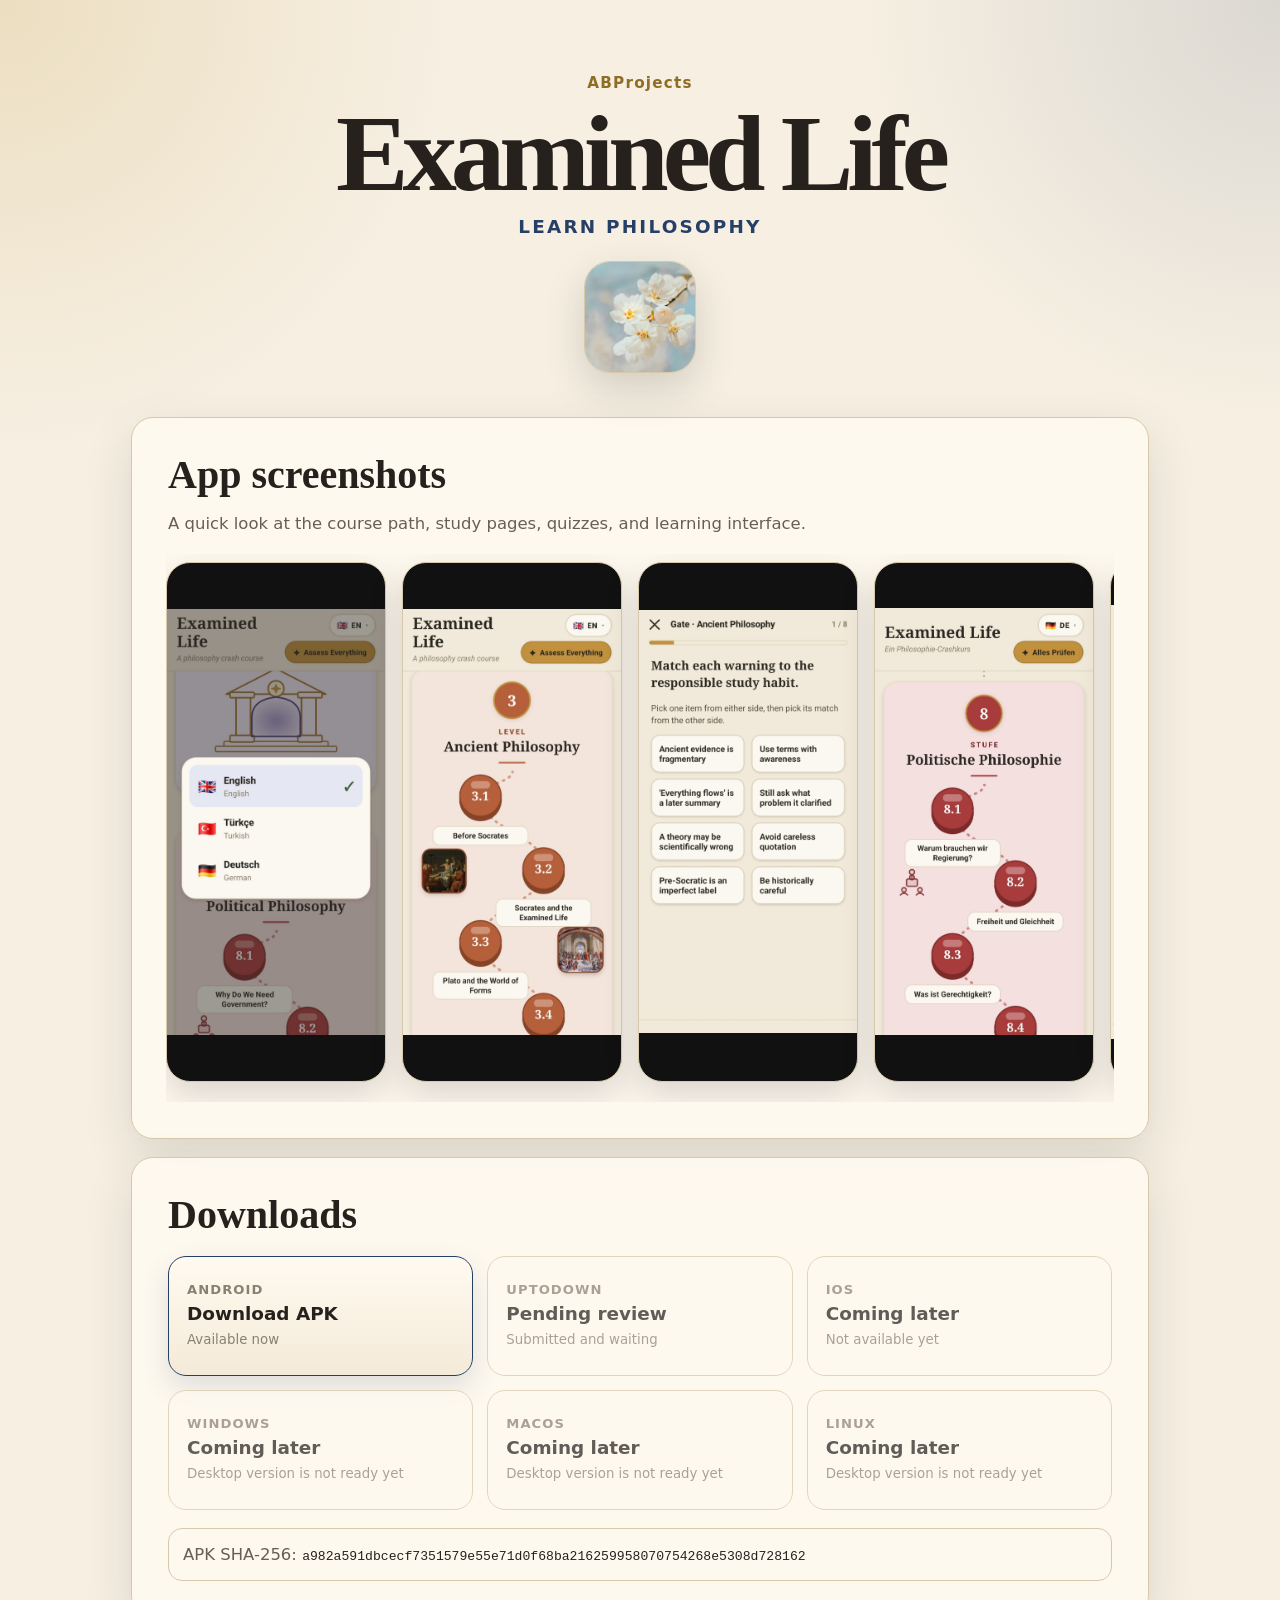
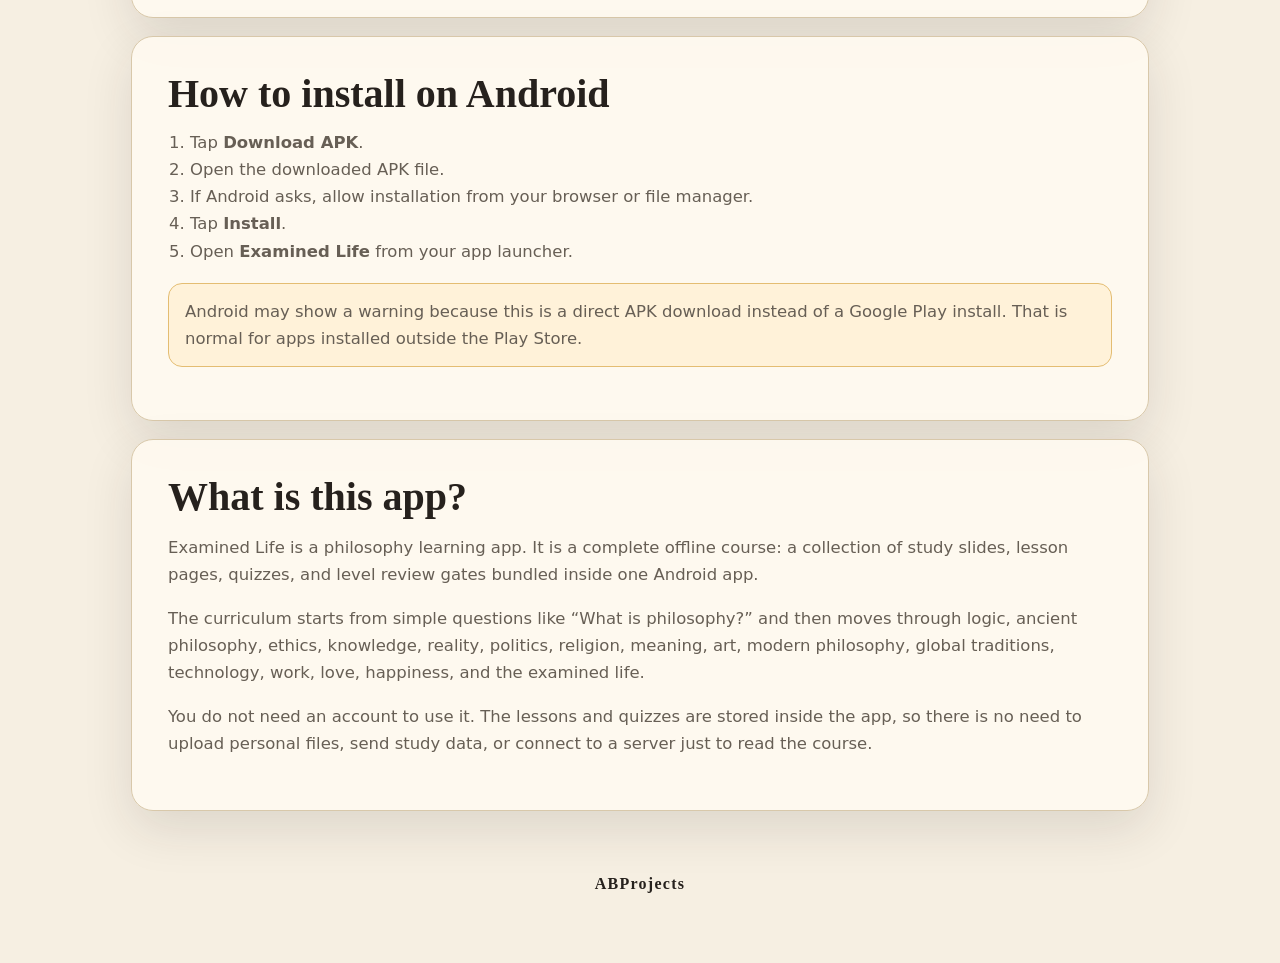
<file: index.html>
<!doctype html>
<html lang="en">
<head>
  <meta charset="utf-8" />
  <meta name="viewport" content="width=device-width, initial-scale=1" />
  <title>Examined Life: Learn Philosophy</title>
  <meta name="description" content="Download Examined Life, an offline philosophy learning app with slides, lessons, quizzes, and level reviews." />
  <link rel="stylesheet" href="styles.css" />
</head>
<body>
  <main class="page">
    <section class="hero">
      <p class="brand">ABProjects</p>
      <h1>Examined Life</h1>
      <p class="subtitle">Learn Philosophy</p>
      <img class="app-icon" src="assets/images/app-icon.png" alt="Examined Life app icon" />
    </section>

    <section class="card screenshots-card">
      <h2>App screenshots</h2>
      <p class="section-text">
        A quick look at the course path, study pages, quizzes, and learning interface.
      </p>

      <div class="screenshot-strip" aria-label="Examined Life screenshots">
          <img src="assets/screenshots/screenshot-01.jpg" alt="Examined Life app screenshot 1" loading="lazy" />
          <img src="assets/screenshots/screenshot-02.jpg" alt="Examined Life app screenshot 2" loading="lazy" />
          <img src="assets/screenshots/screenshot-03.jpg" alt="Examined Life app screenshot 3" loading="lazy" />
          <img src="assets/screenshots/screenshot-04.jpg" alt="Examined Life app screenshot 4" loading="lazy" />
          <img src="assets/screenshots/screenshot-05.jpg" alt="Examined Life app screenshot 5" loading="lazy" />
          <img src="assets/screenshots/screenshot-06.jpg" alt="Examined Life app screenshot 6" loading="lazy" />
          <img src="assets/screenshots/screenshot-07.jpg" alt="Examined Life app screenshot 7" loading="lazy" />
          <img src="assets/screenshots/screenshot-08.jpg" alt="Examined Life app screenshot 8" loading="lazy" />
          <img src="assets/screenshots/screenshot-09.jpg" alt="Examined Life app screenshot 9" loading="lazy" />
          <img src="assets/screenshots/screenshot-10.jpg" alt="Examined Life app screenshot 10" loading="lazy" />
      </div>
    </section>

    <section class="card downloads-card" aria-labelledby="downloads-title">
      <h2 id="downloads-title">Downloads</h2>

      <div class="download-list">
        <a class="download available" href="https://github.com/Alibaghiparikhani/examined-life-download/releases/download/v1.0.0/ExaminedLife-Android-v1.0.0.apk">
          <span>Android</span>
          <strong>Download APK</strong>
          <small>Available now</small>
        </a>

        <div class="download soon">
          <span>Uptodown</span>
          <strong>Pending review</strong>
          <small>Submitted and waiting</small>
        </div>

        <div class="download soon">
          <span>iOS</span>
          <strong>Coming later</strong>
          <small>Not available yet</small>
        </div>

        <div class="download soon">
          <span>Windows</span>
          <strong>Coming later</strong>
          <small>Desktop version is not ready yet</small>
        </div>

        <div class="download soon">
          <span>macOS</span>
          <strong>Coming later</strong>
          <small>Desktop version is not ready yet</small>
        </div>

        <div class="download soon">
          <span>Linux</span>
          <strong>Coming later</strong>
          <small>Desktop version is not ready yet</small>
        </div>
      </div>

      <p class="checksum">
        APK SHA-256:
        <code>a982a591dbcecf7351579e55e71d0f68ba216259958070754268e5308d728162</code>
      </p>
    </section>

    <section class="card">
      <h2>How to install on Android</h2>

      <ol class="steps">
        <li>Tap <strong>Download APK</strong>.</li>
        <li>Open the downloaded APK file.</li>
        <li>If Android asks, allow installation from your browser or file manager.</li>
        <li>Tap <strong>Install</strong>.</li>
        <li>Open <strong>Examined Life</strong> from your app launcher.</li>
      </ol>

      <p class="note">
        Android may show a warning because this is a direct APK download instead of a Google Play install.
        That is normal for apps installed outside the Play Store.
      </p>
    </section>

    <section class="card">
      <h2>What is this app?</h2>

      <p>
        Examined Life is a philosophy learning app. It is a complete offline course:
        a collection of study slides, lesson pages, quizzes, and level review gates bundled inside one Android app.
      </p>

      <p>
        The curriculum starts from simple questions like “What is philosophy?” and then moves through logic,
        ancient philosophy, ethics, knowledge, reality, politics, religion, meaning, art, modern philosophy,
        global traditions, technology, work, love, happiness, and the examined life.
      </p>

      <p>
        You do not need an account to use it. The lessons and quizzes are stored inside the app, so there is
        no need to upload personal files, send study data, or connect to a server just to read the course.
      </p>
    </section>

    <footer class="footer">
      <p>ABProjects</p>
    </footer>
  </main>
</body>
</html>
</file>
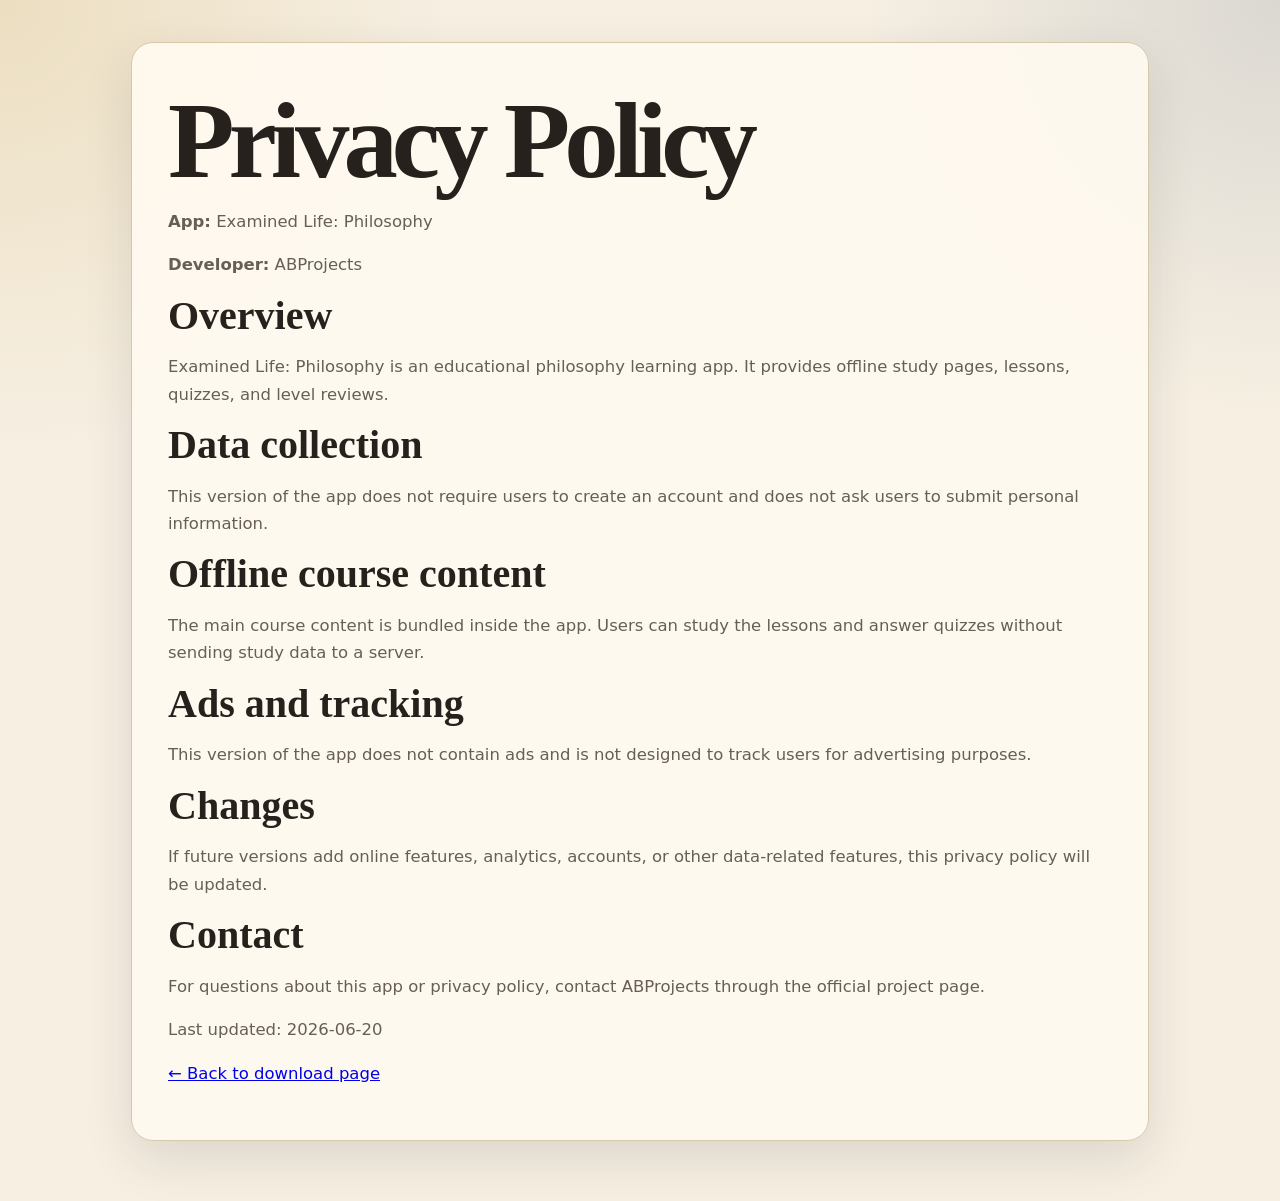
<file: privacy.html>
<!doctype html>
<html lang="en">
<head>
  <meta charset="utf-8" />
  <meta name="viewport" content="width=device-width, initial-scale=1" />
  <title>Privacy Policy — Examined Life</title>
  <meta name="description" content="Privacy policy for Examined Life: Philosophy." />
  <link rel="stylesheet" href="styles.css" />
</head>
<body>
  <main class="page">
    <section class="card">
      <h1>Privacy Policy</h1>

      <p><strong>App:</strong> Examined Life: Philosophy</p>
      <p><strong>Developer:</strong> ABProjects</p>

      <h2>Overview</h2>
      <p>
        Examined Life: Philosophy is an educational philosophy learning app.
        It provides offline study pages, lessons, quizzes, and level reviews.
      </p>

      <h2>Data collection</h2>
      <p>
        This version of the app does not require users to create an account and does not ask users to submit personal information.
      </p>

      <h2>Offline course content</h2>
      <p>
        The main course content is bundled inside the app. Users can study the lessons and answer quizzes without sending study data to a server.
      </p>

      <h2>Ads and tracking</h2>
      <p>
        This version of the app does not contain ads and is not designed to track users for advertising purposes.
      </p>

      <h2>Changes</h2>
      <p>
        If future versions add online features, analytics, accounts, or other data-related features, this privacy policy will be updated.
      </p>

      <h2>Contact</h2>
      <p>
        For questions about this app or privacy policy, contact ABProjects through the official project page.
      </p>

      <p class="small-note">Last updated: 2026-06-20</p>

      <p><a href="index.html">← Back to download page</a></p>
    </section>
  </main>
</body>
</html>
</file>
<file: styles.css>
:root {
  --bg: #f6efe2;
  --paper: #fffaf0;
  --ink: #26211d;
  --soft: #675f55;
  --muted: #8a8072;
  --rule: #d8c8aa;
  --gold: #c8a24a;
  --gold-dark: #8e6d25;
  --blue: #263f67;
  --white: #ffffff;
  --radius: 22px;
  --shadow: 0 18px 50px rgba(38, 33, 29, 0.12);
}

* {
  box-sizing: border-box;
}

html {
  scroll-behavior: smooth;
}

body {
  margin: 0;
  background:
    radial-gradient(circle at top left, rgba(200, 162, 74, 0.22), transparent 28rem),
    radial-gradient(circle at top right, rgba(38, 63, 103, 0.13), transparent 26rem),
    var(--bg);
  color: var(--ink);
  font-family: Inter, ui-sans-serif, system-ui, -apple-system, BlinkMacSystemFont, "Segoe UI", sans-serif;
}

.page {
  width: min(1050px, 100%);
  margin: 0 auto;
  padding: 24px 16px 42px;
}

.hero {
  text-align: center;
  padding: 50px 10px 22px;
}

.brand {
  margin: 0;
  color: var(--gold-dark);
  font-weight: 900;
  letter-spacing: 0.08em;
  font-size: 0.95rem;
}

h1 {
  margin: 12px 0 0;
  font-family: Georgia, "Times New Roman", serif;
  font-size: clamp(3rem, 9vw, 6.8rem);
  line-height: 0.92;
  letter-spacing: -0.055em;
}

.subtitle {
  margin: 12px 0 0;
  color: var(--blue);
  font-weight: 900;
  letter-spacing: 0.12em;
  text-transform: uppercase;
  font-size: clamp(0.95rem, 2.4vw, 1.15rem);
}

.app-icon {
  width: 112px;
  height: 112px;
  object-fit: cover;
  border-radius: 26px;
  margin-top: 24px;
  border: 1px solid var(--rule);
  box-shadow: 0 16px 40px rgba(38, 33, 29, 0.16);
  background: var(--paper);
}

.card {
  background: rgba(255, 250, 240, 0.92);
  border: 1px solid var(--rule);
  border-radius: var(--radius);
  box-shadow: var(--shadow);
  padding: clamp(22px, 4vw, 36px);
  margin: 18px 0;
}

.card h2 {
  margin: 0 0 14px;
  font-family: Georgia, "Times New Roman", serif;
  font-size: clamp(1.8rem, 4vw, 2.5rem);
  line-height: 1.05;
}

.card p,
.card li {
  color: var(--soft);
  line-height: 1.65;
  font-size: 1.03rem;
}

.section-text {
  margin-top: 0;
}

.screenshots-card {
  overflow: hidden;
}

.screenshot-strip {
  display: grid;
  grid-auto-flow: column;
  grid-auto-columns: minmax(220px, 260px);
  gap: 16px;
  overflow-x: auto;
  overflow-y: hidden;
  padding: 8px 2px 20px;
  margin: 10px -2px 0;
  scroll-snap-type: x mandatory;
  scrollbar-width: thin;
  -webkit-overflow-scrolling: touch;
}

.screenshot-strip img {
  width: 100%;
  height: 520px;
  object-fit: contain;
  border-radius: 24px;
  border: 1px solid var(--rule);
  background: #111;
  box-shadow: 0 14px 34px rgba(38, 33, 29, 0.16);
  scroll-snap-align: start;
}

.downloads-card {
  margin-top: 18px;
}

.download-list {
  display: grid;
  grid-template-columns: repeat(3, 1fr);
  gap: 14px;
  margin-top: 20px;
}

.download {
  min-height: 120px;
  border-radius: 18px;
  border: 1px solid var(--rule);
  padding: 18px;
  display: grid;
  align-content: center;
  text-decoration: none;
  background: var(--paper);
}

.download span {
  color: var(--muted);
  font-size: 0.82rem;
  font-weight: 900;
  letter-spacing: 0.08em;
  text-transform: uppercase;
}

.download strong {
  color: var(--ink);
  font-size: 1.15rem;
  margin-top: 6px;
}

.download small {
  color: var(--muted);
  margin-top: 7px;
  line-height: 1.35;
}

.download.available {
  border-color: var(--blue);
  background: linear-gradient(180deg, #fffaf0, #f4ead8);
  box-shadow: 0 12px 28px rgba(38, 63, 103, 0.14);
}

.download.available:hover {
  transform: translateY(-2px);
}

.download.soon {
  opacity: 0.72;
}

.checksum {
  margin: 18px 0 0;
  padding: 12px 14px;
  border: 1px solid var(--rule);
  border-radius: 14px;
  background: rgba(255, 250, 240, 0.72);
  color: var(--soft);
  font-size: 0.9rem;
  line-height: 1.55;
  word-break: break-word;
}

.checksum code {
  color: var(--ink);
  font-size: 0.82rem;
}

.steps {
  margin: 14px 0 0;
  padding-left: 22px;
}

.note {
  margin-top: 18px;
  padding: 14px 16px;
  border: 1px solid #e4bd72;
  border-radius: 14px;
  background: #fff2d9;
}

.footer {
  text-align: center;
  padding: 30px 0 12px;
  color: var(--ink);
  font-family: Georgia, "Times New Roman", serif;
  font-weight: 800;
  letter-spacing: 0.08em;
}

@media (max-width: 820px) {
  .download-list {
    grid-template-columns: 1fr 1fr;
  }

  .hero {
    padding-top: 38px;
  }
}

@media (max-width: 560px) {
  .page {
    padding: 18px 12px 34px;
  }

  .download-list {
    grid-template-columns: 1fr;
  }

  .card {
    border-radius: 18px;
  }

  .app-icon {
    width: 96px;
    height: 96px;
    border-radius: 22px;
  }
}
</file>
